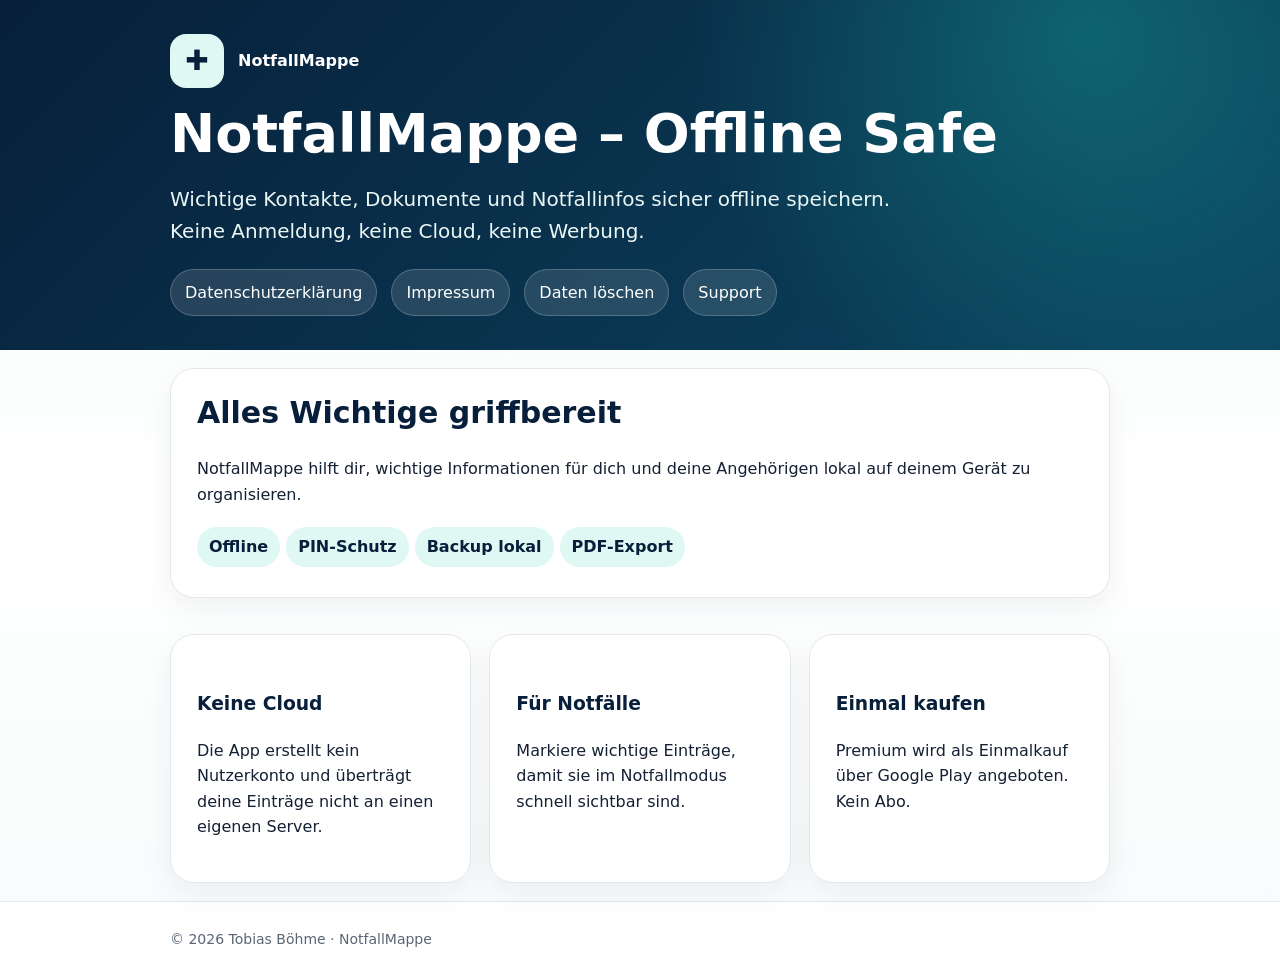
<file: index.html>
<!doctype html><html lang="de"><head><meta charset="utf-8"><meta name="viewport" content="width=device-width, initial-scale=1"><title>NotfallMappe – Offline Safe</title><link rel="stylesheet" href="styles.css"></head><body><header class="header"><div class="wrap"><div class="logo"><div class="logo-mark">✚</div><strong>NotfallMappe</strong></div><h1>NotfallMappe – Offline Safe</h1><p class="hero-text">Wichtige Kontakte, Dokumente und Notfallinfos sicher offline speichern. Keine Anmeldung, keine Cloud, keine Werbung.</p><nav class="nav"><a href="datenschutz.html">Datenschutzerklärung</a><a href="impressum.html">Impressum</a><a href="daten-loeschen.html">Daten löschen</a><a href="support.html">Support</a></nav></div></header>
<main class="wrap"><section class="card"><h2>Alles Wichtige griffbereit</h2><p>NotfallMappe hilft dir, wichtige Informationen für dich und deine Angehörigen lokal auf deinem Gerät zu organisieren.</p><div><span class="badge">Offline</span><span class="badge">PIN-Schutz</span><span class="badge">Backup lokal</span><span class="badge">PDF-Export</span></div></section><section class="grid"><div class="card"><h3>Keine Cloud</h3><p>Die App erstellt kein Nutzerkonto und überträgt deine Einträge nicht an einen eigenen Server.</p></div><div class="card"><h3>Für Notfälle</h3><p>Markiere wichtige Einträge, damit sie im Notfallmodus schnell sichtbar sind.</p></div><div class="card"><h3>Einmal kaufen</h3><p>Premium wird als Einmalkauf über Google Play angeboten. Kein Abo.</p></div></section></main><footer class="footer"><div class="wrap">© 2026 Tobias Böhme · NotfallMappe</div></footer></body></html>
</file>
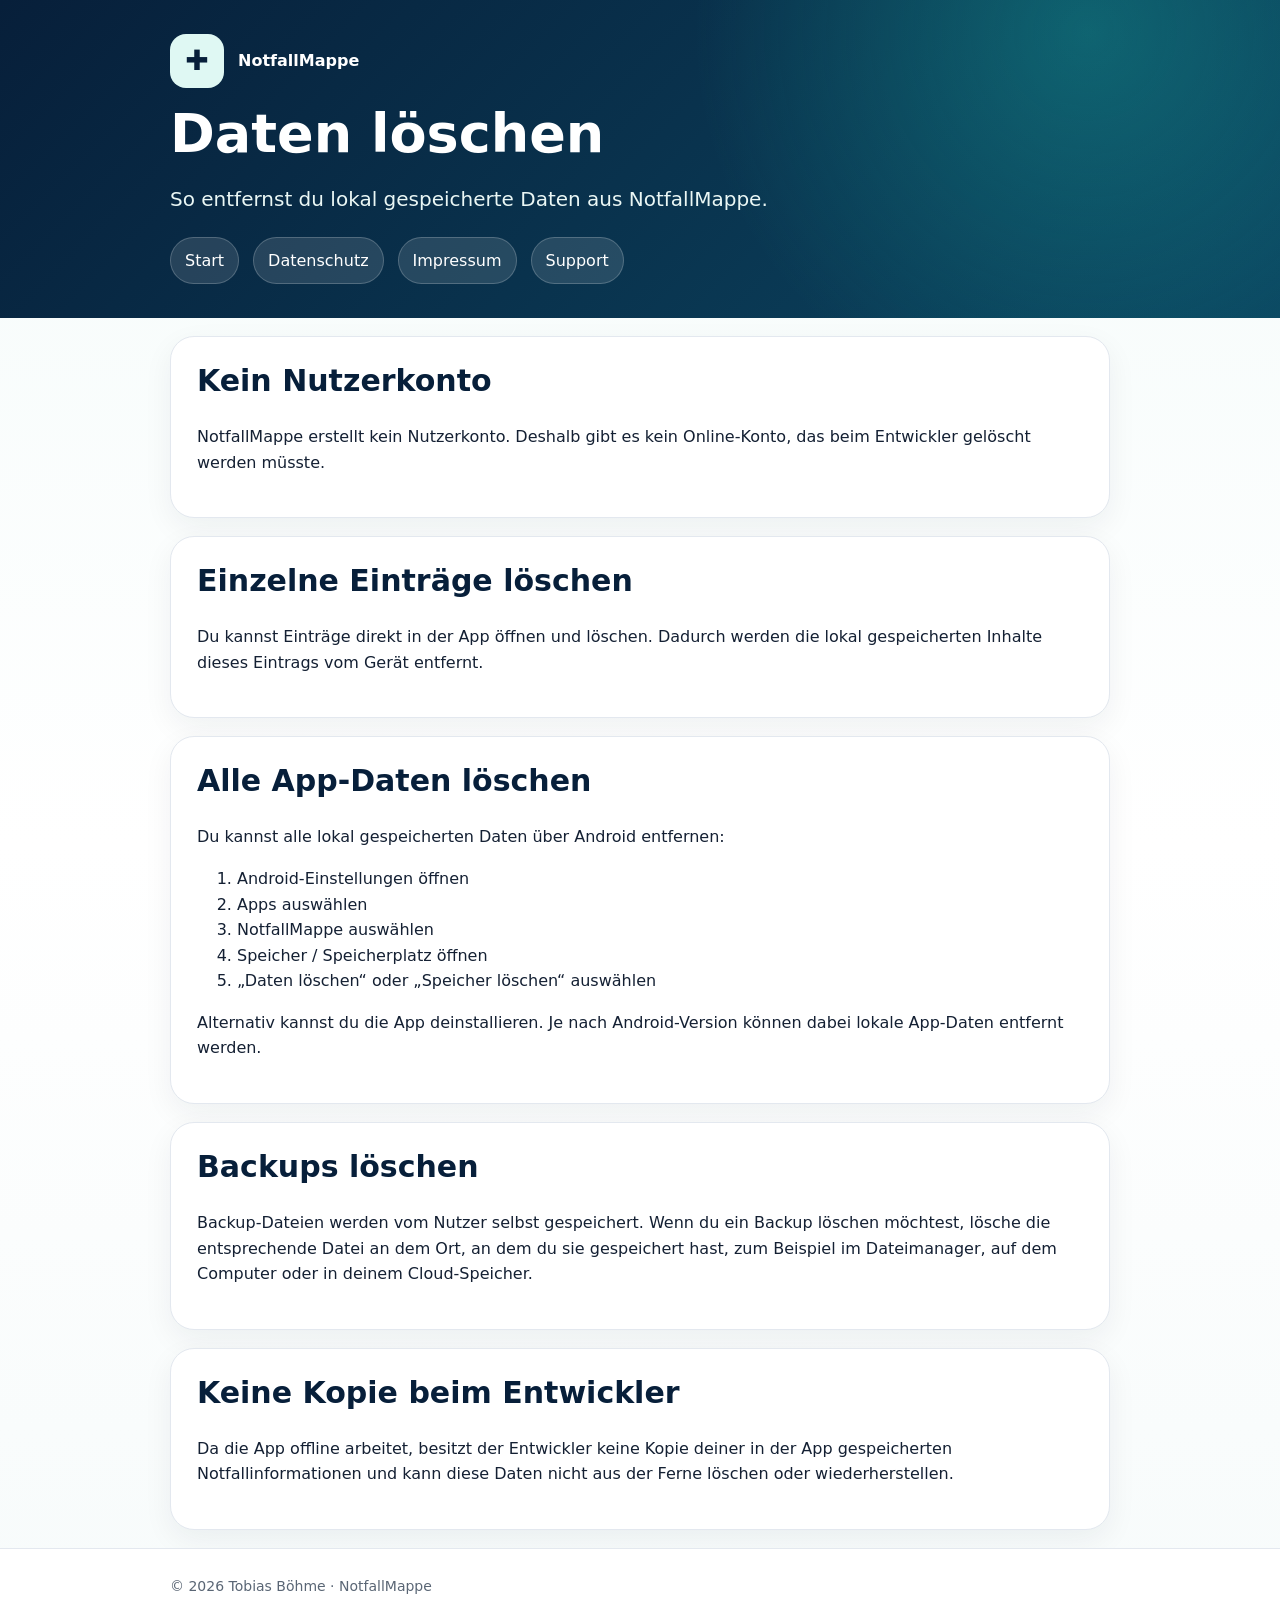
<file: daten-loeschen.html>
<!doctype html><html lang="de"><head><meta charset="utf-8"><meta name="viewport" content="width=device-width, initial-scale=1"><title>Daten löschen – NotfallMappe</title><link rel="stylesheet" href="styles.css"></head><body><header class="header"><div class="wrap"><div class="logo"><div class="logo-mark">✚</div><strong>NotfallMappe</strong></div><h1>Daten löschen</h1><p class="hero-text">So entfernst du lokal gespeicherte Daten aus NotfallMappe.</p><nav class="nav"><a href="index.html">Start</a><a href="datenschutz.html">Datenschutz</a><a href="impressum.html">Impressum</a><a href="support.html">Support</a></nav></div></header><main class="wrap">
<section class="card"><h2>Kein Nutzerkonto</h2><p>NotfallMappe erstellt kein Nutzerkonto. Deshalb gibt es kein Online-Konto, das beim Entwickler gelöscht werden müsste.</p></section>
<section class="card"><h2>Einzelne Einträge löschen</h2><p>Du kannst Einträge direkt in der App öffnen und löschen. Dadurch werden die lokal gespeicherten Inhalte dieses Eintrags vom Gerät entfernt.</p></section>
<section class="card"><h2>Alle App-Daten löschen</h2><p>Du kannst alle lokal gespeicherten Daten über Android entfernen:</p><ol><li>Android-Einstellungen öffnen</li><li>Apps auswählen</li><li>NotfallMappe auswählen</li><li>Speicher / Speicherplatz öffnen</li><li>„Daten löschen“ oder „Speicher löschen“ auswählen</li></ol><p>Alternativ kannst du die App deinstallieren. Je nach Android-Version können dabei lokale App-Daten entfernt werden.</p></section>
<section class="card"><h2>Backups löschen</h2><p>Backup-Dateien werden vom Nutzer selbst gespeichert. Wenn du ein Backup löschen möchtest, lösche die entsprechende Datei an dem Ort, an dem du sie gespeichert hast, zum Beispiel im Dateimanager, auf dem Computer oder in deinem Cloud-Speicher.</p></section>
<section class="card"><h2>Keine Kopie beim Entwickler</h2><p>Da die App offline arbeitet, besitzt der Entwickler keine Kopie deiner in der App gespeicherten Notfallinformationen und kann diese Daten nicht aus der Ferne löschen oder wiederherstellen.</p></section>
</main><footer class="footer"><div class="wrap">© 2026 Tobias Böhme · NotfallMappe</div></footer></body></html>
</file>
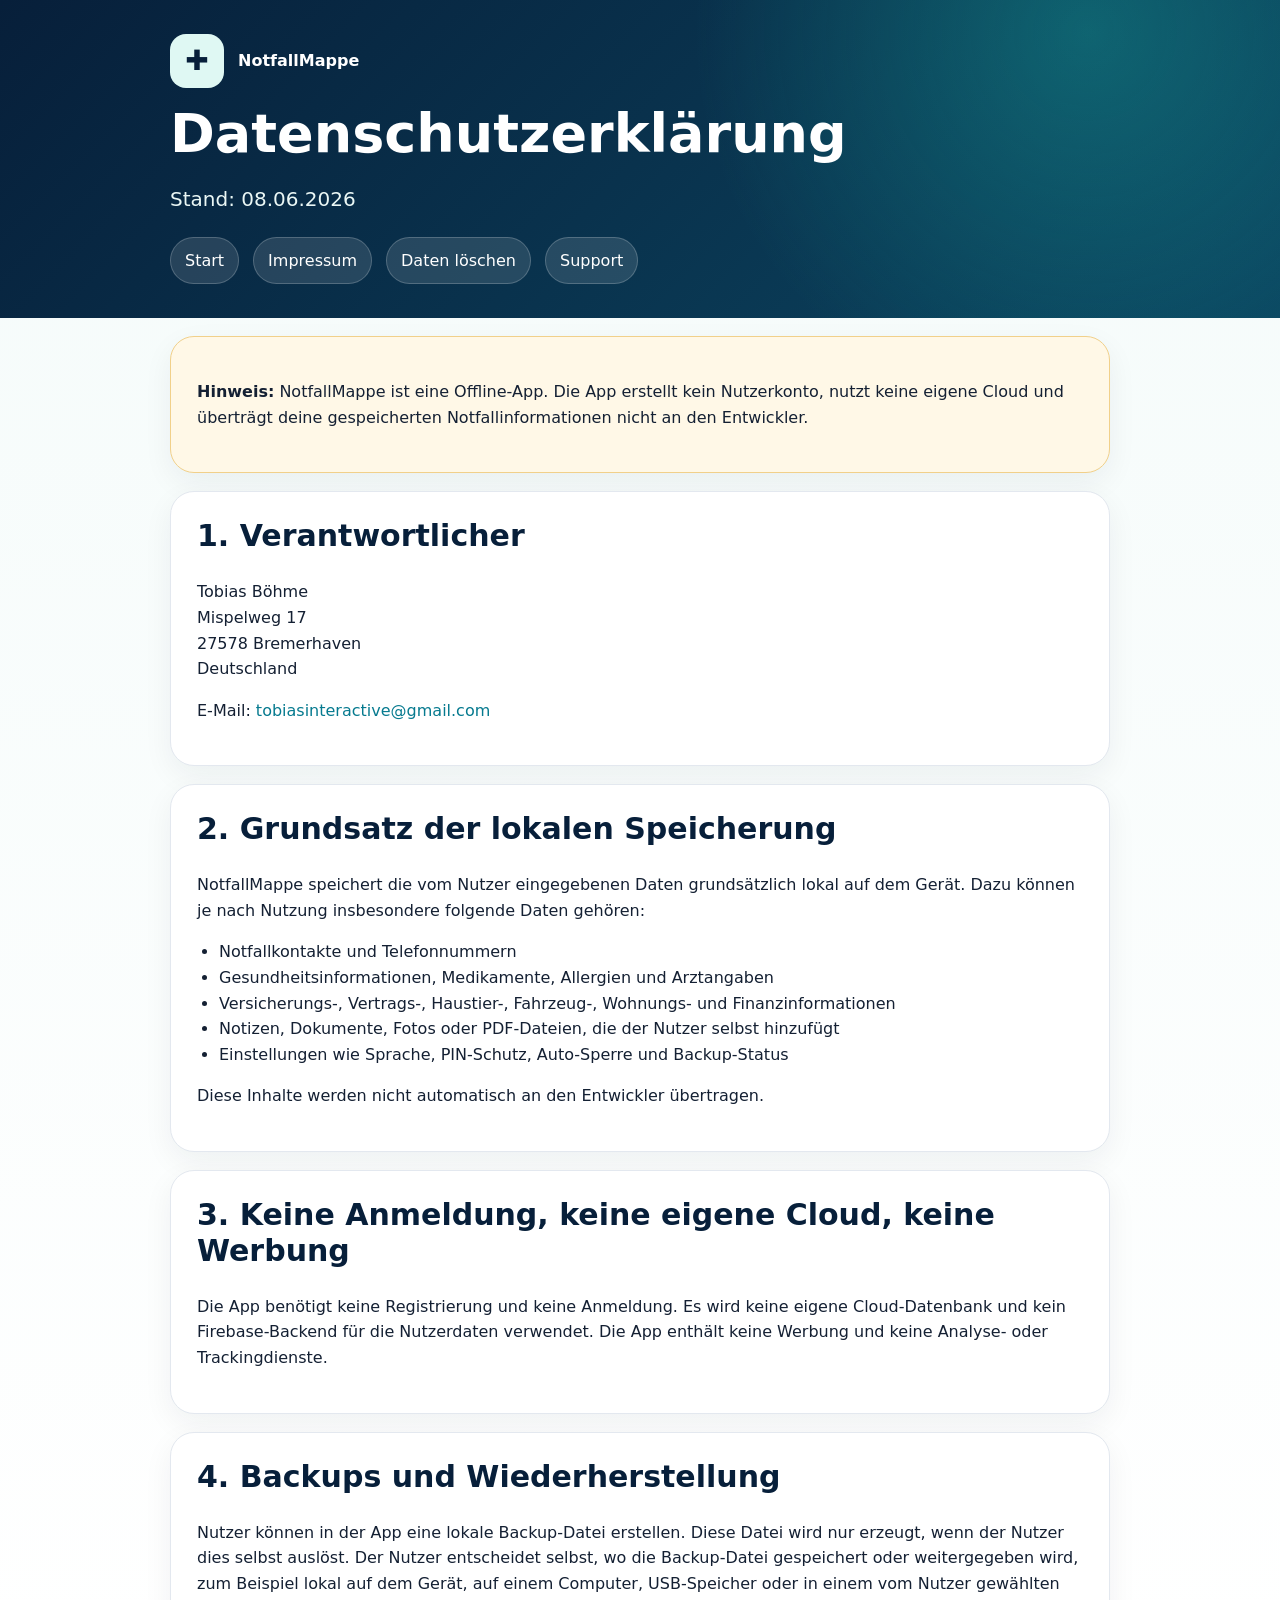
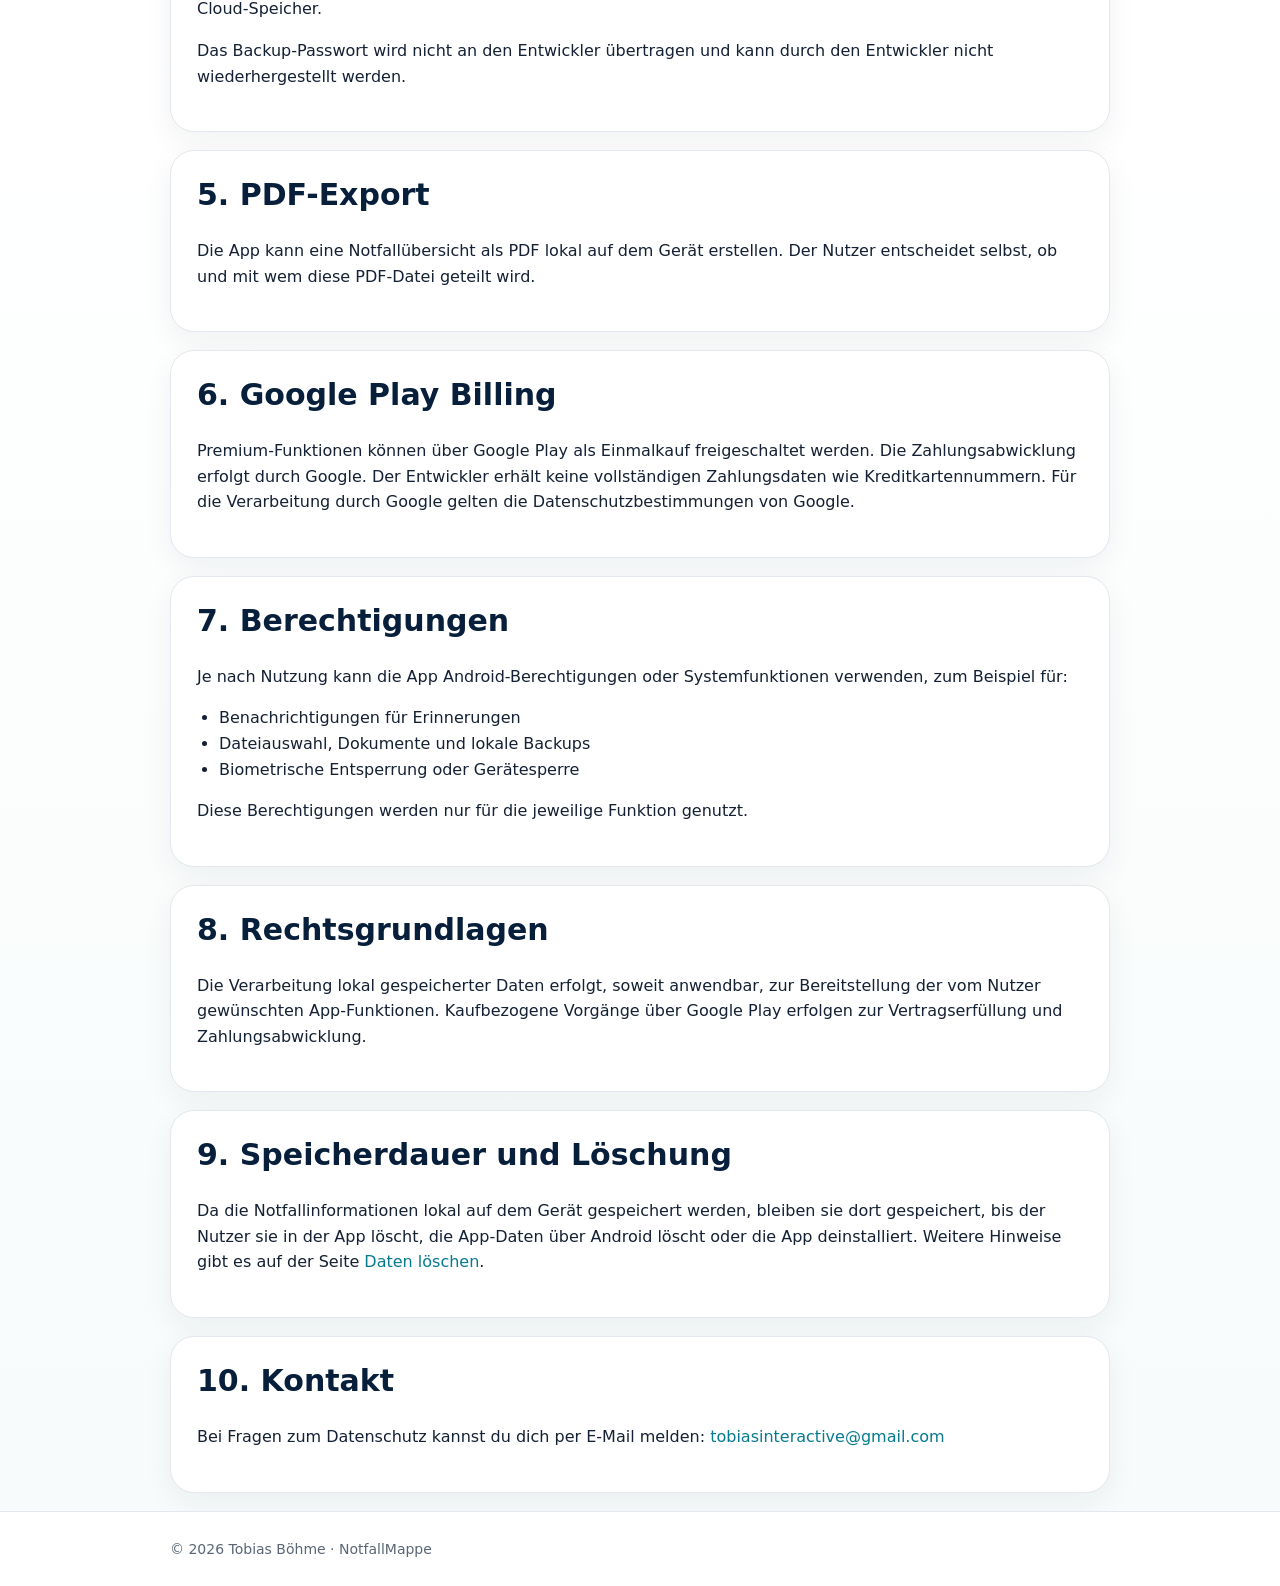
<file: datenschutz.html>
<!doctype html><html lang="de"><head><meta charset="utf-8"><meta name="viewport" content="width=device-width, initial-scale=1"><title>Datenschutzerklärung – NotfallMappe</title><link rel="stylesheet" href="styles.css"></head><body><header class="header"><div class="wrap"><div class="logo"><div class="logo-mark">✚</div><strong>NotfallMappe</strong></div><h1>Datenschutzerklärung</h1><p class="hero-text">Stand: 08.06.2026</p><nav class="nav"><a href="index.html">Start</a><a href="impressum.html">Impressum</a><a href="daten-loeschen.html">Daten löschen</a><a href="support.html">Support</a></nav></div></header><main class="wrap">
<section class="card notice"><p><strong>Hinweis:</strong> NotfallMappe ist eine Offline-App. Die App erstellt kein Nutzerkonto, nutzt keine eigene Cloud und überträgt deine gespeicherten Notfallinformationen nicht an den Entwickler.</p></section>
<section class="card"><h2>1. Verantwortlicher</h2><p>Tobias Böhme<br>Mispelweg 17<br>27578 Bremerhaven<br>Deutschland</p><p>E-Mail: <a href="mailto:tobiasinteractive@gmail.com">tobiasinteractive@gmail.com</a></p></section>
<section class="card"><h2>2. Grundsatz der lokalen Speicherung</h2><p>NotfallMappe speichert die vom Nutzer eingegebenen Daten grundsätzlich lokal auf dem Gerät. Dazu können je nach Nutzung insbesondere folgende Daten gehören:</p><ul><li>Notfallkontakte und Telefonnummern</li><li>Gesundheitsinformationen, Medikamente, Allergien und Arztangaben</li><li>Versicherungs-, Vertrags-, Haustier-, Fahrzeug-, Wohnungs- und Finanzinformationen</li><li>Notizen, Dokumente, Fotos oder PDF-Dateien, die der Nutzer selbst hinzufügt</li><li>Einstellungen wie Sprache, PIN-Schutz, Auto-Sperre und Backup-Status</li></ul><p>Diese Inhalte werden nicht automatisch an den Entwickler übertragen.</p></section>
<section class="card"><h2>3. Keine Anmeldung, keine eigene Cloud, keine Werbung</h2><p>Die App benötigt keine Registrierung und keine Anmeldung. Es wird keine eigene Cloud-Datenbank und kein Firebase-Backend für die Nutzerdaten verwendet. Die App enthält keine Werbung und keine Analyse- oder Trackingdienste.</p></section>
<section class="card"><h2>4. Backups und Wiederherstellung</h2><p>Nutzer können in der App eine lokale Backup-Datei erstellen. Diese Datei wird nur erzeugt, wenn der Nutzer dies selbst auslöst. Der Nutzer entscheidet selbst, wo die Backup-Datei gespeichert oder weitergegeben wird, zum Beispiel lokal auf dem Gerät, auf einem Computer, USB-Speicher oder in einem vom Nutzer gewählten Cloud-Speicher.</p><p>Das Backup-Passwort wird nicht an den Entwickler übertragen und kann durch den Entwickler nicht wiederhergestellt werden.</p></section>
<section class="card"><h2>5. PDF-Export</h2><p>Die App kann eine Notfallübersicht als PDF lokal auf dem Gerät erstellen. Der Nutzer entscheidet selbst, ob und mit wem diese PDF-Datei geteilt wird.</p></section>
<section class="card"><h2>6. Google Play Billing</h2><p>Premium-Funktionen können über Google Play als Einmalkauf freigeschaltet werden. Die Zahlungsabwicklung erfolgt durch Google. Der Entwickler erhält keine vollständigen Zahlungsdaten wie Kreditkartennummern. Für die Verarbeitung durch Google gelten die Datenschutzbestimmungen von Google.</p></section>
<section class="card"><h2>7. Berechtigungen</h2><p>Je nach Nutzung kann die App Android-Berechtigungen oder Systemfunktionen verwenden, zum Beispiel für:</p><ul><li>Benachrichtigungen für Erinnerungen</li><li>Dateiauswahl, Dokumente und lokale Backups</li><li>Biometrische Entsperrung oder Gerätesperre</li></ul><p>Diese Berechtigungen werden nur für die jeweilige Funktion genutzt.</p></section>
<section class="card"><h2>8. Rechtsgrundlagen</h2><p>Die Verarbeitung lokal gespeicherter Daten erfolgt, soweit anwendbar, zur Bereitstellung der vom Nutzer gewünschten App-Funktionen. Kaufbezogene Vorgänge über Google Play erfolgen zur Vertragserfüllung und Zahlungsabwicklung.</p></section>
<section class="card"><h2>9. Speicherdauer und Löschung</h2><p>Da die Notfallinformationen lokal auf dem Gerät gespeichert werden, bleiben sie dort gespeichert, bis der Nutzer sie in der App löscht, die App-Daten über Android löscht oder die App deinstalliert. Weitere Hinweise gibt es auf der Seite <a href="daten-loeschen.html">Daten löschen</a>.</p></section>
<section class="card"><h2>10. Kontakt</h2><p>Bei Fragen zum Datenschutz kannst du dich per E-Mail melden: <a href="mailto:tobiasinteractive@gmail.com">tobiasinteractive@gmail.com</a></p></section>
</main><footer class="footer"><div class="wrap">© 2026 Tobias Böhme · NotfallMappe</div></footer></body></html>
</file>
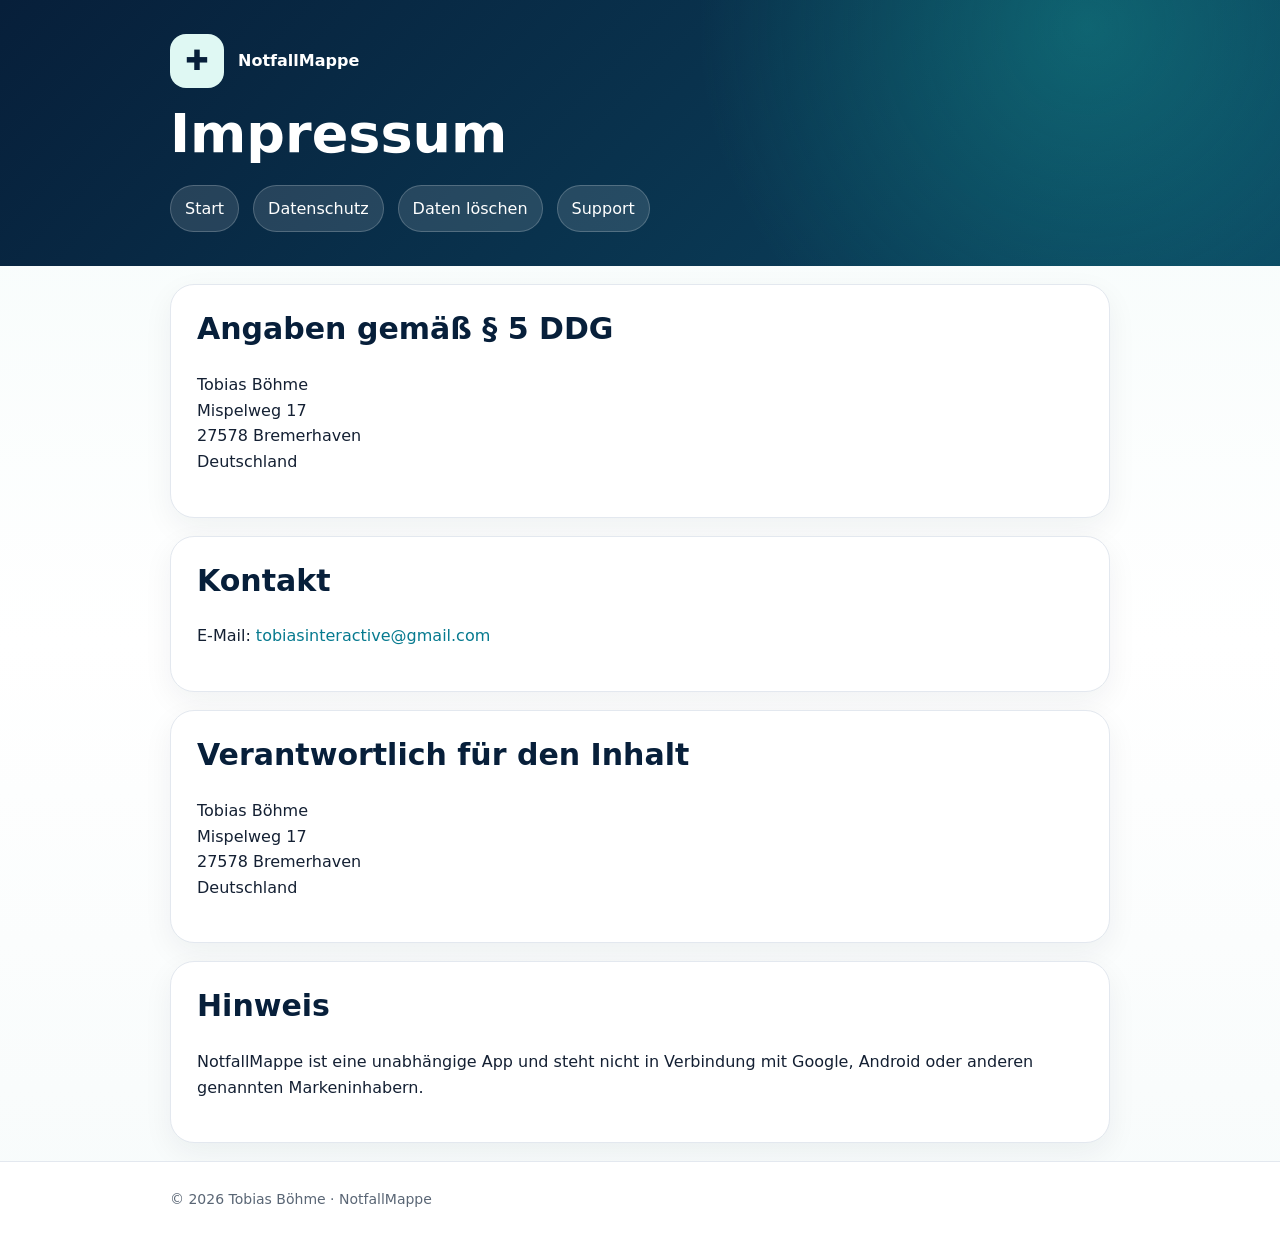
<file: impressum.html>
<!doctype html><html lang="de"><head><meta charset="utf-8"><meta name="viewport" content="width=device-width, initial-scale=1"><title>Impressum – NotfallMappe</title><link rel="stylesheet" href="styles.css"></head><body><header class="header"><div class="wrap"><div class="logo"><div class="logo-mark">✚</div><strong>NotfallMappe</strong></div><h1>Impressum</h1><nav class="nav"><a href="index.html">Start</a><a href="datenschutz.html">Datenschutz</a><a href="daten-loeschen.html">Daten löschen</a><a href="support.html">Support</a></nav></div></header><main class="wrap">
<section class="card"><h2>Angaben gemäß § 5 DDG</h2><p>Tobias Böhme<br>Mispelweg 17<br>27578 Bremerhaven<br>Deutschland</p></section>
<section class="card"><h2>Kontakt</h2><p>E-Mail: <a href="mailto:tobiasinteractive@gmail.com">tobiasinteractive@gmail.com</a></p></section>
<section class="card"><h2>Verantwortlich für den Inhalt</h2><p>Tobias Böhme<br>Mispelweg 17<br>27578 Bremerhaven<br>Deutschland</p></section>
<section class="card"><h2>Hinweis</h2><p>NotfallMappe ist eine unabhängige App und steht nicht in Verbindung mit Google, Android oder anderen genannten Markeninhabern.</p></section>
</main><footer class="footer"><div class="wrap">© 2026 Tobias Böhme · NotfallMappe</div></footer></body></html>
</file>
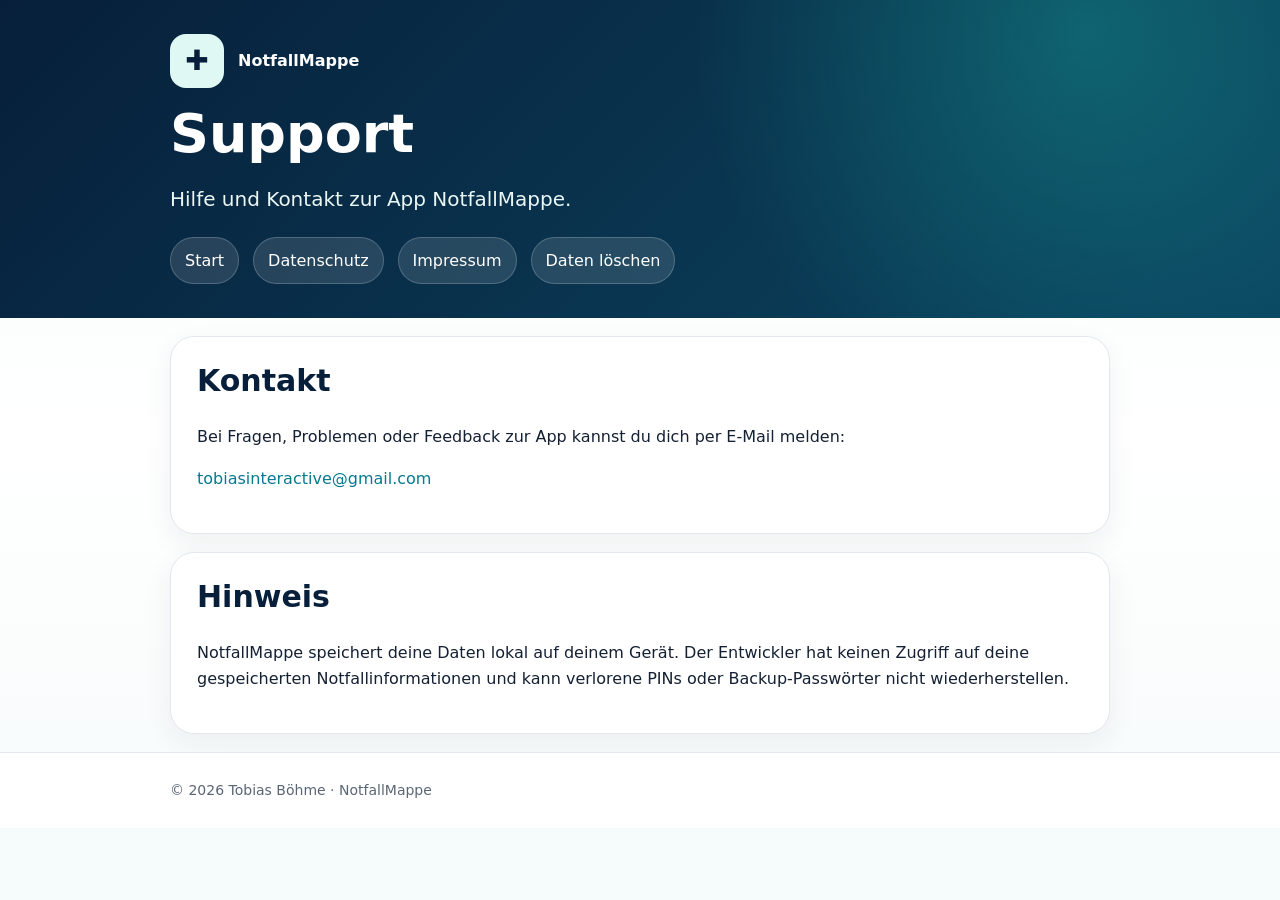
<file: support.html>
<!doctype html><html lang="de"><head><meta charset="utf-8"><meta name="viewport" content="width=device-width, initial-scale=1"><title>Support – NotfallMappe</title><link rel="stylesheet" href="styles.css"></head><body><header class="header"><div class="wrap"><div class="logo"><div class="logo-mark">✚</div><strong>NotfallMappe</strong></div><h1>Support</h1><p class="hero-text">Hilfe und Kontakt zur App NotfallMappe.</p><nav class="nav"><a href="index.html">Start</a><a href="datenschutz.html">Datenschutz</a><a href="impressum.html">Impressum</a><a href="daten-loeschen.html">Daten löschen</a></nav></div></header><main class="wrap">
<section class="card"><h2>Kontakt</h2><p>Bei Fragen, Problemen oder Feedback zur App kannst du dich per E-Mail melden:</p><p><a href="mailto:tobiasinteractive@gmail.com">tobiasinteractive@gmail.com</a></p></section>
<section class="card"><h2>Hinweis</h2><p>NotfallMappe speichert deine Daten lokal auf deinem Gerät. Der Entwickler hat keinen Zugriff auf deine gespeicherten Notfallinformationen und kann verlorene PINs oder Backup-Passwörter nicht wiederherstellen.</p></section>
</main><footer class="footer"><div class="wrap">© 2026 Tobias Böhme · NotfallMappe</div></footer></body></html>
</file>
<file: styles.css>
:root{
  --navy:#071f3a;
  --navy2:#0d2b4a;
  --mint:#dff8f3;
  --mint2:#bff1e8;
  --text:#142033;
  --muted:#5a6675;
  --card:#ffffff;
  --border:#e3e8ef;
  --bg:#f7fbfb;
}
*{box-sizing:border-box}
body{
  margin:0;
  font-family:system-ui,-apple-system,BlinkMacSystemFont,"Segoe UI",Roboto,Arial,sans-serif;
  color:var(--text);
  background:linear-gradient(180deg,#f4fbfa 0%,#fff 52%,#f7fbfb 100%);
  line-height:1.6;
}
a{color:#067a8f;text-decoration:none} a:hover{text-decoration:underline}
.header{
  background:radial-gradient(circle at 85% 10%, rgba(26,188,172,.32), transparent 35%), linear-gradient(135deg,var(--navy),#0b4560);
  color:white;
  padding:34px 20px;
}
.wrap{max-width:980px;margin:0 auto;padding:0 20px}
.nav{display:flex;gap:14px;flex-wrap:wrap;margin-top:22px}
.nav a{color:white;background:rgba(255,255,255,.12);border:1px solid rgba(255,255,255,.2);padding:10px 14px;border-radius:999px;text-decoration:none}
.logo{display:flex;align-items:center;gap:14px}
.logo-mark{width:54px;height:54px;border-radius:16px;background:var(--mint);display:grid;place-items:center;color:var(--navy);font-size:28px;font-weight:900}
h1{font-size:clamp(34px,5vw,54px);line-height:1.05;margin:18px 0 12px}
h2{color:var(--navy);font-size:30px;margin-top:0;line-height:1.2}
h3{color:var(--navy);margin-top:28px}
.hero-text{font-size:20px;max-width:760px;color:#eaf7f5}
main{padding:34px 0 54px}
.card{background:var(--card);border:1px solid var(--border);border-radius:24px;padding:26px;margin:18px 0;box-shadow:0 10px 30px rgba(7,31,58,.06)}
.grid{display:grid;grid-template-columns:repeat(auto-fit,minmax(240px,1fr));gap:18px}
.badge{display:inline-block;background:var(--mint);color:var(--navy);border-radius:999px;padding:7px 12px;font-weight:700;margin:4px 6px 4px 0}
.notice{background:#fff8e7;border-color:#f1d08a}
.footer{border-top:1px solid var(--border);padding:26px 0;color:var(--muted);font-size:14px;background:#fff}
ul{padding-left:22px}.small{font-size:14px;color:var(--muted)}
.btn{display:inline-block;background:var(--navy);color:white;padding:12px 18px;border-radius:14px;text-decoration:none;font-weight:700}.btn:hover{text-decoration:none;background:var(--navy2)}
</file>
